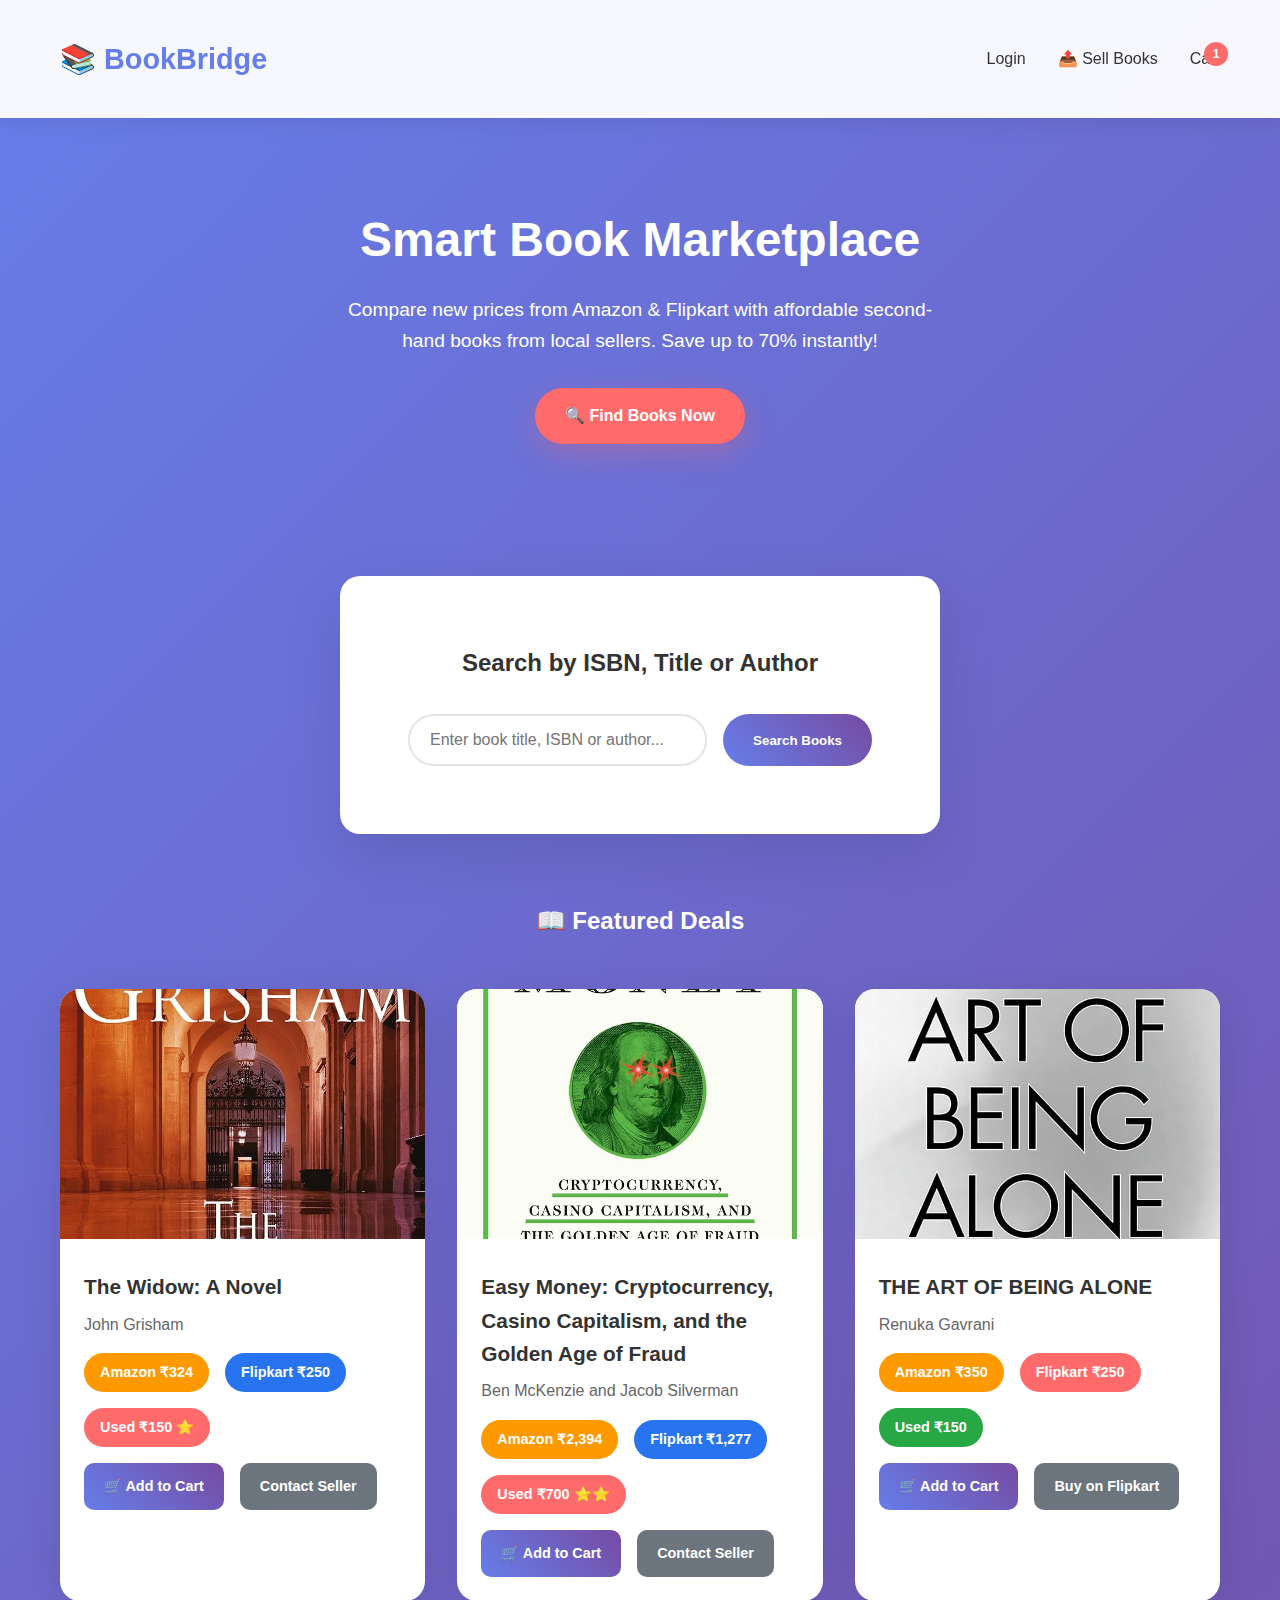
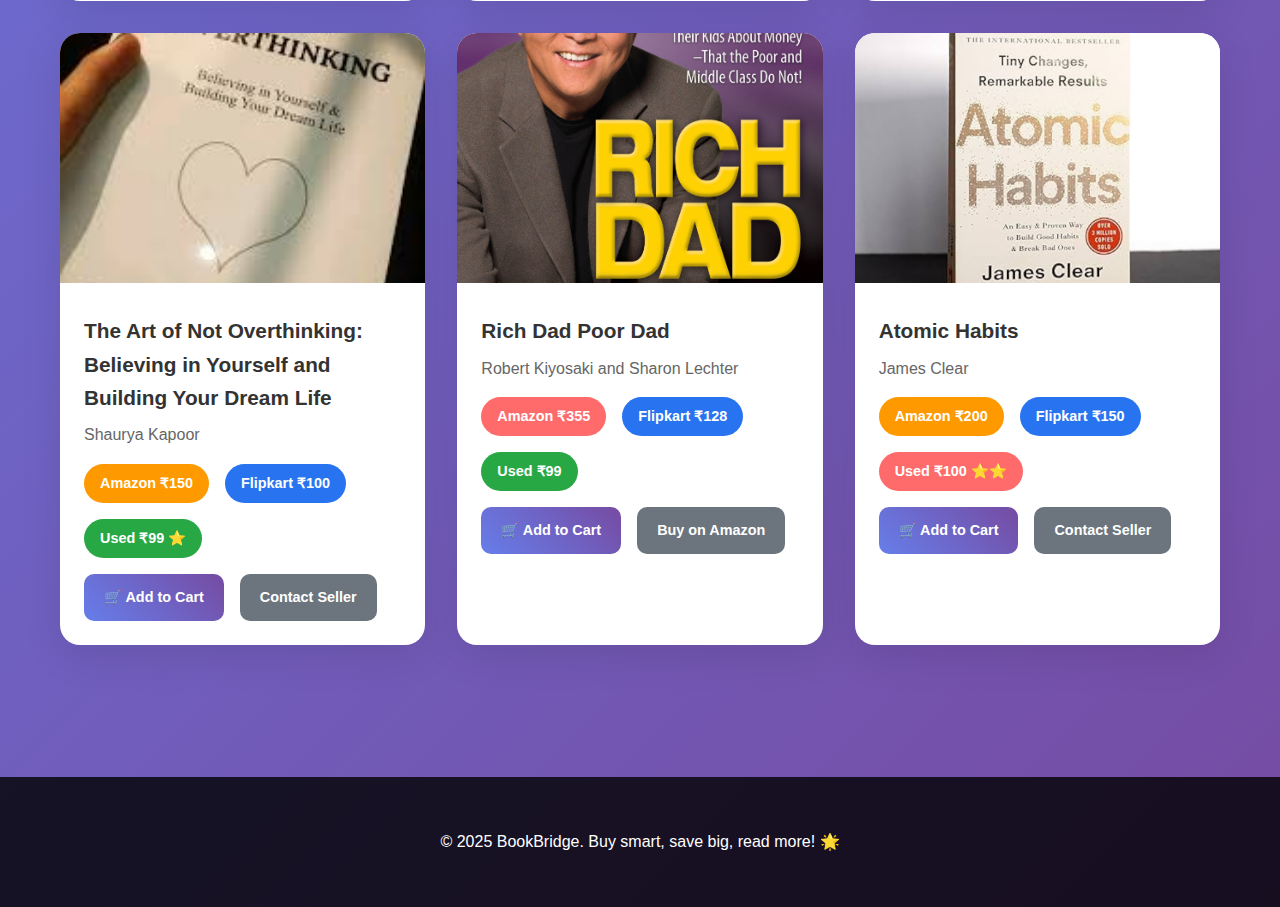
<file: index.html>
<!DOCTYPE html>
<html lang="en">
<head>
    <meta charset="UTF-8">
    <meta name="viewport" content="width=device-width, initial-scale=1.0">
    <title>BookBridge - Smart Book Marketplace</title>
    <link rel="stylesheet" href="styles.css">
    
</head>
<body>
    <header>
    <nav class="container">
        <a href="index.html" class="logo">📚 BookBridge</a>
        <ul class="nav-links">
            <li><a href="login.html">Login</a></li>
            <li><a href="sell-books.html">📤 Sell Books</a></li>
            <li><a href="cart.html" class="cart-badge">Cart <span class="cart-count">1</span></a></li>
        </ul>
    </nav>
</header>
    <section class="hero">
        <div class="container">
            <h1>Smart Book Marketplace</h1>
            <p>Compare new prices from Amazon & Flipkart with affordable second-hand books from local sellers. Save up to 70% instantly!</p>
            <a href="#search" class="cta-btn">🔍 Find Books Now</a>
        </div>
    </section>

    <section class="search-section" id="search">
        <div class="container">
            <h2 style="text-align: center; margin-bottom: 2rem; color: #333;">Search by ISBN, Title or Author</h2>
            <form class="search-box">
                <input type="text" class="search-input" placeholder="Enter book title, ISBN or author..." required>
                <button type="submit" class="search-btn">Search Books</button>
            </form>
        </div>
    </section>

    <section class="container">
        <h2 style="text-align: center; margin-bottom: 3rem; color: white;">📖 Featured Deals </h2>
        <div class="books-grid">
            <!-- The Widow: A Novel -->
            <div class="book-card">
                <img src="Images/The widow.jpg" alt="The Widow: A Novel" class="book-image">
                <div class="book-info">
                    <h3 class="book-title">The Widow: A Novel</h3>
                    <p class="book-author">John Grisham</p>
                    <div class="price-comparison">
                        <span class="price-tag amazon">Amazon ₹324</span>
                        <span class="price-tag flipkart">Flipkart ₹250</span>
                        <span class="price-tag used best-deal">Used ₹150 ⭐</span>
                    </div>
                    <div class="action-buttons">
                        <a href="cart.html" class="btn btn-primary">🛒 Add to Cart</a>
                        <a href="#" class="btn btn-secondary">Contact Seller</a>
                    </div>
                </div>
            </div>
            <!-- Easy Money -->
            <div class="book-card">
                <img src="Images/Easy Money.jpg" alt="Easy Money: Cryptocurrency, Casino Capitalism, and the Golden Age of Fraud" class="book-image">
                <div class="book-info">
                    <h3 class="book-title">Easy Money: Cryptocurrency, Casino Capitalism, and the Golden Age of Fraud</h3>
                    <p class="book-author">Ben McKenzie and Jacob Silverman</p>
                    <div class="price-comparison">
                        <span class="price-tag amazon">Amazon ₹2,394</span>
                        <span class="price-tag flipkart">Flipkart ₹1,277</span>
                        <span class="price-tag used best-deal">Used ₹700 ⭐⭐</span>
                    </div>
                    <div class="action-buttons">
                        <a href="cart.html" class="btn btn-primary">🛒 Add to Cart</a>
                        <a href="#" class="btn btn-secondary">Contact Seller</a>
                    </div>
                </div>
            </div>

            <!-- THE ART OF BEING ALONE -->
            <div class="book-card">
                <img src="Images/The Art of Being Alone.jpg" alt="THE ART OF BEING ALONE" class="book-image">
                <div class="book-info">
                    <h3 class="book-title">THE ART OF BEING ALONE</h3>
                    <p class="book-author">Renuka Gavrani</p>
                    <div class="price-comparison">
                        <span class="price-tag amazon">Amazon ₹350</span>
                        <span class="price-tag flipkart best-deal">Flipkart ₹250</span>
                        <span class="price-tag used">Used ₹150</span>
                    </div>
                    <div class="action-buttons">
                        <a href="cart.html" class="btn btn-primary">🛒 Add to Cart</a>
                        <a href="#" class="btn btn-secondary">Buy on Flipkart</a>
                    </div>
                </div>
            </div>

            <!-- The Art of Not Overthinking: -->
            <div class="book-card">
                <img src="Images/The art of not overthinkking.jpg" alt="The Art of Not Overthinking" class="book-image">
                <div class="book-info">
                    <h3 class="book-title">The Art of Not Overthinking: Believing in Yourself and Building Your Dream Life</h3>
                    <p class="book-author">Shaurya Kapoor</p>
                    <div class="price-comparison">
                        <span class="price-tag amazon">Amazon ₹150</span>
                        <span class="price-tag flipkart">Flipkart ₹100</span>
                        <span class="price-tag used">Used ₹99 ⭐</span>
                    </div>
                    <div class="action-buttons">
                        <a href="cart.html" class="btn btn-primary">🛒 Add to Cart</a>
                        <a href="#" class="btn btn-secondary">Contact Seller</a>
                    </div>
                </div>
            </div>

            <!-- Rich Dad Poor Dad -->
            <div class="book-card">
                <img src="Images/Rich Dad Poor Dad.jpg" alt="Rich Dad Poor Dad" class="book-image">
                <div class="book-info">
                    <h3 class="book-title">Rich Dad Poor Dad</h3>
                    <p class="book-author"> Robert Kiyosaki and Sharon Lechter</p>
                    <div class="price-comparison">
                        <span class="price-tag amazon best-deal">Amazon ₹355</span>
                        <span class="price-tag flipkart">Flipkart ₹128</span>
                        <span class="price-tag used">Used ₹99</span>
                    </div>
                    <div class="action-buttons">
                        <a href="cart.html" class="btn btn-primary">🛒 Add to Cart</a>
                        <a href="#" class="btn btn-secondary">Buy on Amazon</a>
                    </div>
                </div>
            </div>

            <!-- Atomic Habits -->
            <div class="book-card">
                <img src="Images/atomic Habbit.jpg" alt="Atomic Habits" class="book-image">
                <div class="book-info">
                    <h3 class="book-title">Atomic Habits</h3>
                    <p class="book-author">James Clear</p>
                    <div class="price-comparison">
                        <span class="price-tag amazon">Amazon ₹200</span>
                        <span class="price-tag flipkart">Flipkart ₹150</span>
                        <span class="price-tag used best-deal">Used ₹100 ⭐⭐</span>
                    </div>
                    <div class="action-buttons">
                        <a href="cart.html" class="btn btn-primary">🛒 Add to Cart</a>
                        <a href="#" class="btn btn-secondary">Contact Seller</a>
                    </div>
                </div>
            </div>
        </div>
    </section>

    <footer><div class="container"><p>&copy; 2025 BookBridge. Buy smart, save big, read more! 🌟</p></div></footer>
</body>
</html>
</file>
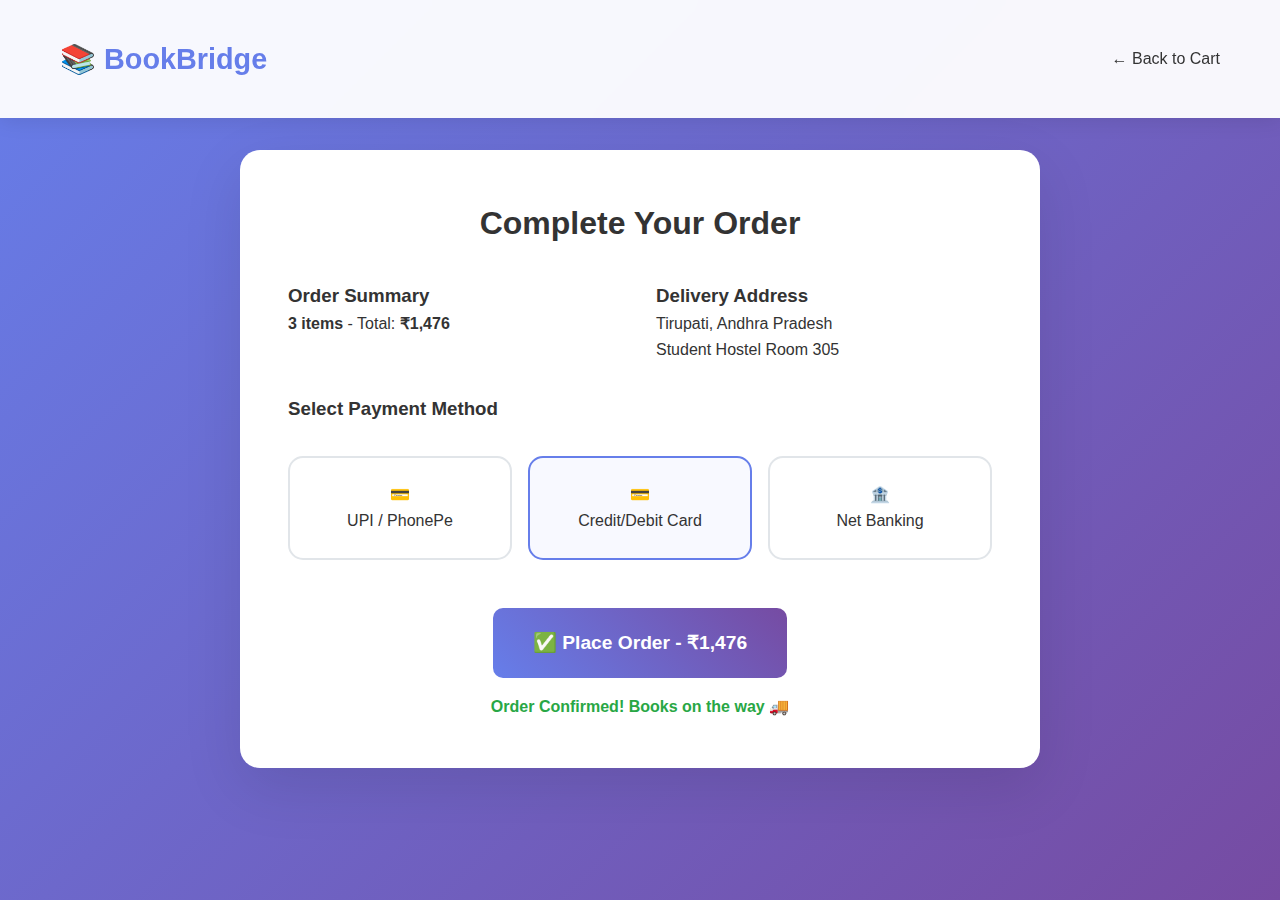
<file: checkout.html>
<!DOCTYPE html>
<html lang="en">
<head>
    <meta charset="UTF-8">
    <meta name="viewport" content="width=device-width, initial-scale=1.0">
    <title>Checkout - BookBridge</title>
    <link rel="stylesheet" href="styles.css">
    <style>
        .checkout-container { max-width: 800px; margin: 2rem auto; background: white; padding: 3rem; border-radius: 20px; box-shadow: 0 20px 60px rgba(0,0,0,0.1); }
        .payment-methods { display: grid; grid-template-columns: repeat(auto-fit, minmax(200px, 1fr)); gap: 1rem; margin: 2rem 0; }
        .payment-card { border: 2px solid #e1e5e9; padding: 1.5rem; border-radius: 15px; cursor: pointer; transition: all 0.3s; text-align: center; }
        .payment-card:hover, .payment-card.active { border-color: #667eea; background: #f8f9ff; }
    </style>
</head>
<body>
    <header>
        <nav class="container">
            <a href="index.html" class="logo">📚 BookBridge</a>
            <ul class="nav-links">
                <li><a href="cart.html">← Back to Cart</a></li>
            </ul>
        </nav>
    </header>

    <div class="checkout-container">
        <h1 style="text-align: center; margin-bottom: 2rem;">Complete Your Order</h1>
        <div style="display: grid; grid-template-columns: 1fr 1fr; gap: 2rem; margin-bottom: 2rem;">
            <div>
                <h3>Order Summary</h3>
                <p><strong>3 items</strong> - Total: <strong>₹1,476</strong></p>
            </div>
            <div>
                <h3>Delivery Address</h3>
                <p>Tirupati, Andhra Pradesh<br>Student Hostel Room 305</p>
            </div>
        </div>

        <h3 style="margin-bottom: 1rem;">Select Payment Method</h3>
        <div class="payment-methods">
            <div class="payment-card">
                <div>💳</div>
                <p>UPI / PhonePe</p>
            </div>
            <div class="payment-card active">
                <div>💳</div>
                <p>Credit/Debit Card</p>
            </div>
            <div class="payment-card">
                <div>🏦</div>
                <p>Net Banking</p>
            </div>
        </div>

        <div style="text-align: center; margin-top: 3rem;">
            <a href="#" class="btn btn-primary" style="padding: 20px 40px; font-size: 1.2rem;">✅ Place Order - ₹1,476</a>
            <p style="margin-top: 1rem; color: #28a745; font-weight: bold;">Order Confirmed! Books on the way 🚚</p>
        </div>
    </div>
</body>
</html>
</file>
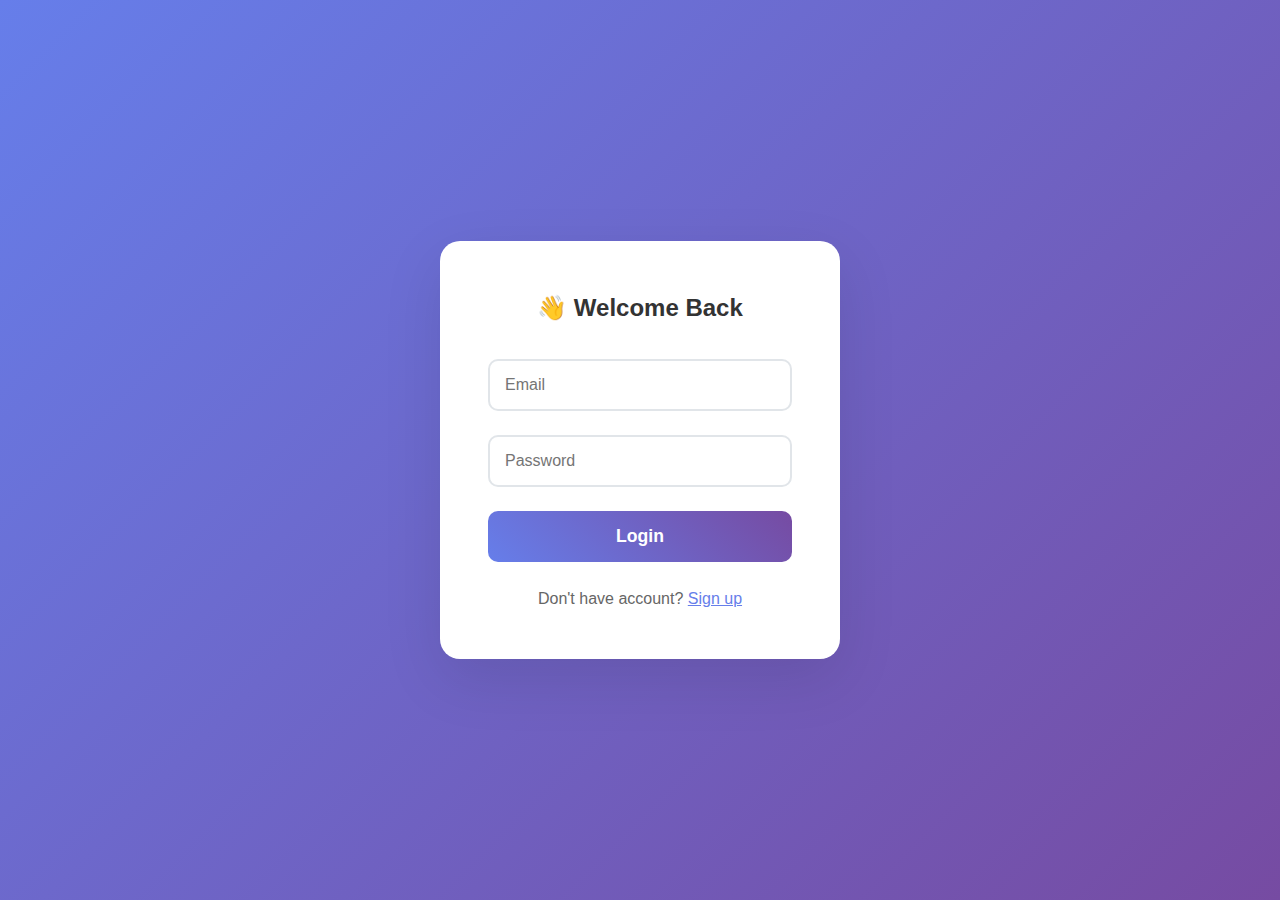
<file: login.html>
<!DOCTYPE html>
<html lang="en">
<head>
    <meta charset="UTF-8">
    <meta name="viewport" content="width=device-width, initial-scale=1.0">
    <title>Login - BookBridge</title>
    <link rel="stylesheet" href="styles.css">
    <style>
        .login-container { min-height: 100vh; display: grid; place-items: center; padding: 2rem; }
        .login-card { background: white; padding: 3rem; border-radius: 20px; box-shadow: 0 20px 60px rgba(0,0,0,0.1); max-width: 400px; width: 100%; }
        .login-card h2 { text-align: center; margin-bottom: 2rem; color: #333; }
        .form-group { margin-bottom: 1.5rem; }
        .form-group input { width: 100%; padding: 15px; border: 2px solid #e1e5e9; border-radius: 10px; font-size: 1rem; transition: border-color 0.3s; }
        .form-group input:focus { outline: none; border-color: #667eea; }
        .login-btn { width: 100%; padding: 15px; font-size: 1.1rem; }
    </style>
</head>
<body>
    <div class="login-container">
        <div class="login-card">
            <h2>👋 Welcome Back</h2>
            <form action="index.html">
                <div class="form-group">
                    <input type="email" placeholder="Email" required>
                </div>
                <div class="form-group">
                    <input type="password" placeholder="Password" required>
                </div>
                <button type="submit" class="btn btn-primary login-btn">Login</button>
            </form>
            <p style="text-align: center; margin-top: 1.5rem; color: #666;">Don't have account? <a href="#" style="color: #667eea;">Sign up</a></p>
        </div>
    </div>
</body>
</html>
</file>
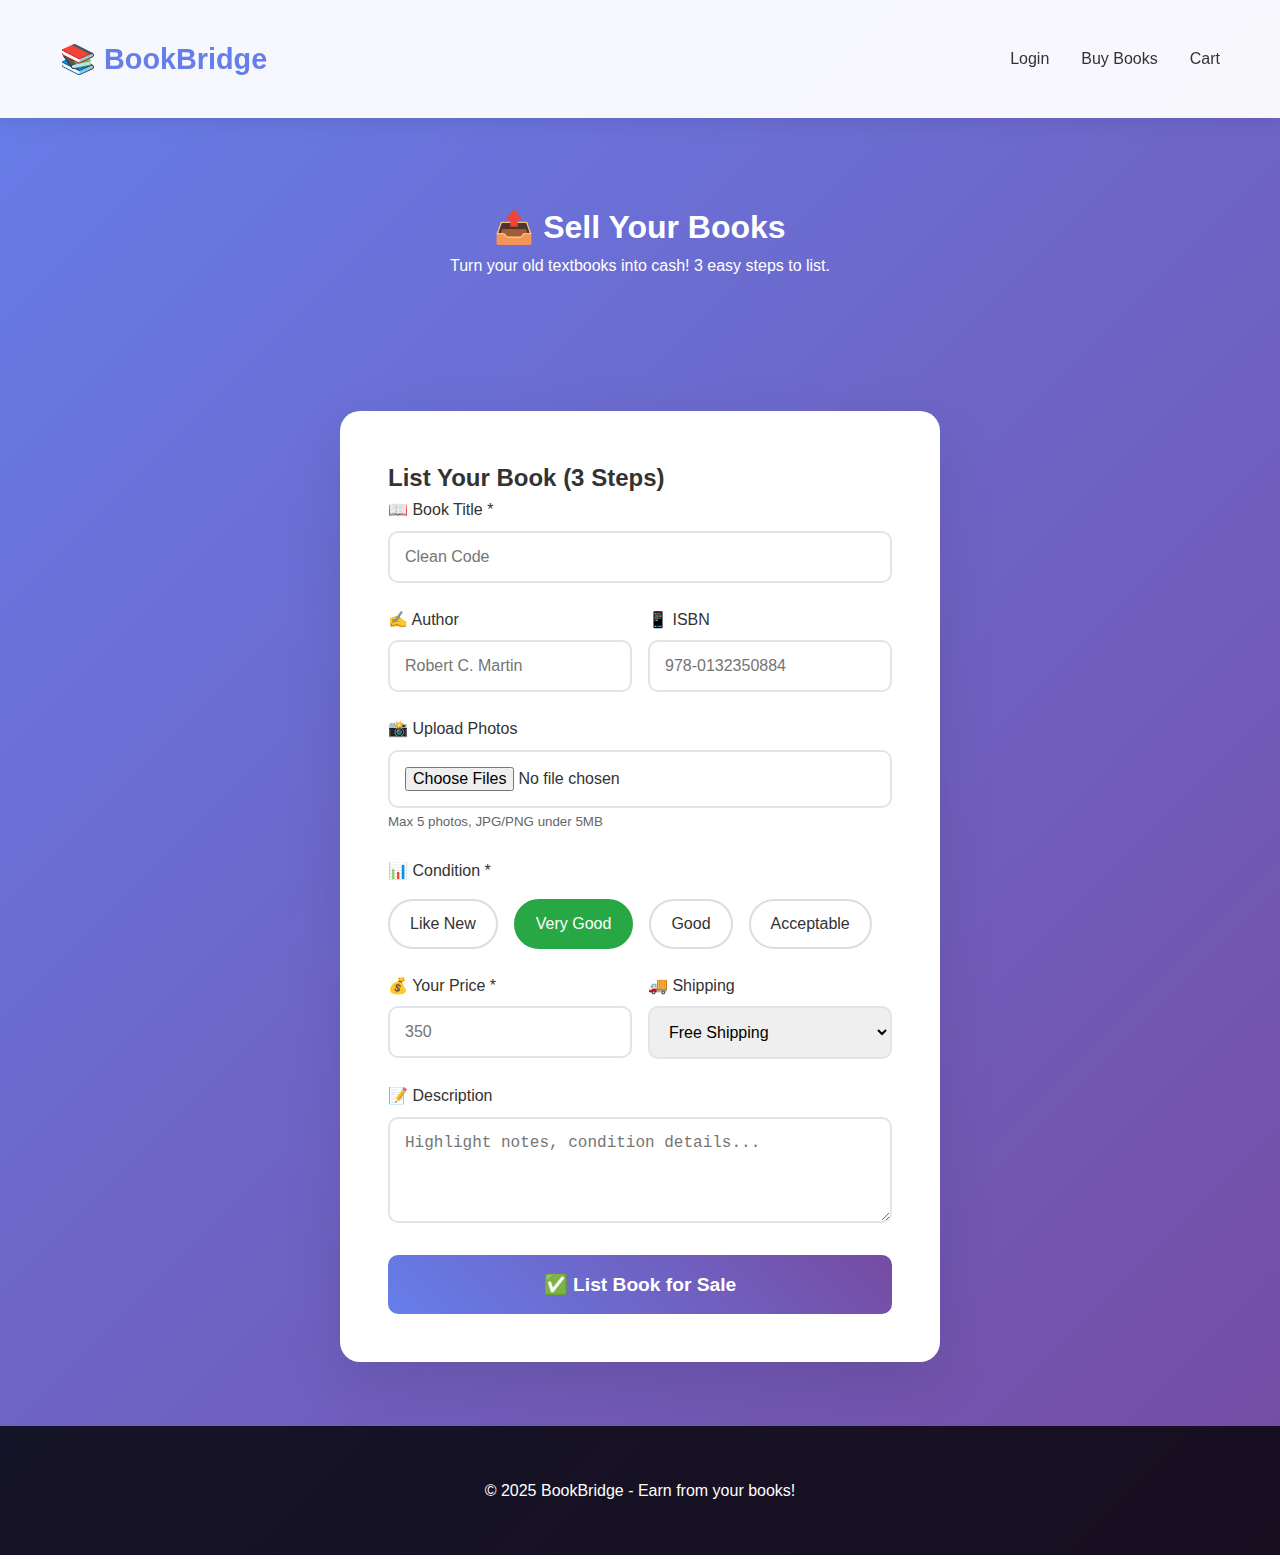
<file: sell-books.html>
<!DOCTYPE html>
<html lang="en">
<head>
    <meta charset="UTF-8">
    <meta name="viewport" content="width=device-width, initial-scale=1.0">
    <title>Sell Books - BookBridge</title>
    <link rel="stylesheet" href="styles.css">
</head>
<body>
    <header>
        <nav class="container">
            <a href="index.html" class="logo">📚 BookBridge</a>
            <ul class="nav-links">
                <li><a href="login.html">Login</a></li>
                <li><a href="buy-books.html">Buy Books</a></li>
                <li><a href="cart.html">Cart</a></li>
            </ul>
        </nav>
    </header>

    <section class="sell-buy-hero">
        <div class="container">
            <h1>📤 Sell Your Books</h1>
            <p>Turn your old textbooks into cash! 3 easy steps to list.</p>
        </div>
    </section>

    <div class="sell-buy-form">
        <h2>List Your Book (3 Steps)</h2>
        <form action="index.html">
            <!-- Step 1: Book Details -->
            <div class="form-group">
                <label>📖 Book Title *</label>
                <input type="text" placeholder="Clean Code" required>
            </div>
            
            <div class="form-row">
                <div class="form-group">
                    <label>✍️ Author</label>
                    <input type="text" placeholder="Robert C. Martin">
                </div>
                <div class="form-group">
                    <label>📱 ISBN</label>
                    <input type="text" placeholder="978-0132350884">
                </div>
            </div>

            <!-- Step 2: Photos & Condition -->
            <div class="form-group">
                <label>📸 Upload Photos</label>
                <input type="file" multiple accept="image/*">
                <small style="color: #666;">Max 5 photos, JPG/PNG under 5MB</small>
            </div>

            <div class="form-group">
                <label>📊 Condition *</label>
                <div class="condition-tags">
                    <div class="condition-tag">Like New</div>
                    <div class="condition-tag active">Very Good</div>
                    <div class="condition-tag">Good</div>
                    <div class="condition-tag">Acceptable</div>
                </div>
            </div>

            <!-- Step 3: Pricing & Description -->
            <div class="form-row">
                <div class="form-group">
                    <label>💰 Your Price *</label>
                    <input type="number" placeholder="350" required>
                </div>
                <div class="form-group">
                    <label>🚚 Shipping</label>
                    <select>
                        <option>Free Shipping</option>
                        <option>₹49 COD</option>
                        <option>₹99 Registered Post</option>
                    </select>
                </div>
            </div>

            <div class="form-group">
                <label>📝 Description</label>
                <textarea rows="4" placeholder="Highlight notes, condition details..."></textarea>
            </div>

            <button type="submit" class="btn btn-primary" style="width: 100%; padding: 18px; font-size: 1.2rem;">✅ List Book for Sale</button>
        </form>
    </div>

    <footer><div class="container"><p>&copy; 2025 BookBridge - Earn from your books!</p></div></footer>
</body>
</html>
</file>
<file: styles.css>
/* ========================================
   1. RESET & BASE
   ======================================== */
* { margin: 0; padding: 0; box-sizing: border-box; }

body { 
    font-family: 'Segoe UI', Tahoma, Geneva, Verdana, sans-serif; 
    line-height: 1.6; color: #333; 
    background: linear-gradient(135deg, #667eea 0%, #764ba2 100%); 
    min-height: 100vh; 
}


/* ========================================
   2. LAYOUT & NAVIGATION
   ======================================== */
.container { max-width: 1200px; margin: 0 auto; padding: 20px; }

header { 
    background: rgba(255,255,255,0.95); 
    backdrop-filter: blur(10px); 
    padding: 1rem 0; 
    position: sticky; top: 0; 
    z-index: 100; 
    box-shadow: 0 2px 20px rgba(0,0,0,0.1); 
}

nav { display: flex; justify-content: space-between; align-items: center; }

.logo { font-size: 1.8rem; font-weight: bold; color: #667eea; text-decoration: none; }

.nav-links { display: flex; gap: 2rem; list-style: none; }
.nav-links a { color: #333; text-decoration: none; font-weight: 500; transition: color 0.3s; }
.nav-links a:hover { color: #667eea; }

.cart-badge { position: relative; }
.cart-count { 
    position: absolute; top: -8px; right: -8px; 
    background: #ff6b6b; color: white; 
    border-radius: 50%; width: 24px; height: 24px; 
    display: flex; align-items: center; justify-content: center; 
    font-size: 0.8rem; font-weight: bold; 
}

/* ========================================
   3. HERO & CTA
   ======================================== */
.hero, .sell-buy-hero { text-align: center; padding: 4rem 0; color: white; }
.hero h1 { font-size: 3rem; margin-bottom: 1rem; }
.hero p { font-size: 1.2rem; margin-bottom: 2rem; max-width: 600px; margin-left: auto; margin-right: auto; }

.cta-btn { 
    display: inline-block; background: #ff6b6b; color: white; 
    padding: 15px 30px; border-radius: 50px; text-decoration: none; 
    font-weight: bold; transition: all 0.3s; 
    box-shadow: 0 10px 30px rgba(255,107,107,0.3); 
}
.cta-btn:hover { transform: translateY(-3px); box-shadow: 0 15px 40px rgba(255,107,107,0.4); }

/* ========================================
   4. SEARCH & FORMS
   ======================================== */
.search-section, .sell-buy-form { 
    background: white; padding: 3rem; margin: 3rem auto; 
    border-radius: 20px; box-shadow: 0 20px 60px rgba(0,0,0,0.1); 
    max-width: 600px; 
}

.search-box { display: flex; gap: 1rem; flex-wrap: wrap; justify-content: center; max-width: 600px; margin: 0 auto; }

.search-input { 
    flex: 1; min-width: 250px; padding: 15px 20px; 
    border: 2px solid #e1e5e9; border-radius: 50px; font-size: 1rem; 
    transition: all 0.3s; 
}
.search-input:focus { outline: none; border-color: #667eea; box-shadow: 0 0 0 3px rgba(102,126,234,0.1); }

.search-btn { 
    background: linear-gradient(45deg, #667eea, #764ba2); color: white; border: none; 
    padding: 15px 30px; border-radius: 50px; font-weight: bold; cursor: pointer; 
    transition: all 0.3s; 
}
.search-btn:hover { transform: scale(1.05); box-shadow: 0 10px 30px rgba(102,126,234,0.4); }

.form-group { margin-bottom: 1.5rem; }
.form-group label { display: block; margin-bottom: 0.5rem; font-weight: 500; color: #333; }
.form-group input, .form-group textarea, .form-group select { 
    width: 100%; padding: 15px; border: 2px solid #e1e5e9; 
    border-radius: 10px; font-size: 1rem; transition: border-color 0.3s; 
}
.form-group input:focus, .form-group textarea:focus, .form-group select:focus { 
    outline: none; border-color: #667eea; box-shadow: 0 0 0 3px rgba(102,126,234,0.1); 
}

.form-row { display: grid; grid-template-columns: 1fr 1fr; gap: 1rem; }
.condition-tags { display: flex; gap: 1rem; flex-wrap: wrap; margin-top: 1rem; }
.condition-tag { 
    padding: 10px 20px; border: 2px solid #ddd; border-radius: 25px; 
    cursor: pointer; transition: all 0.3s; 
}
.condition-tag:hover, .condition-tag.active { 
    border-color: #28a745; background: #28a745; color: white; 
}

/* ========================================
   5. BOOKS & CARDS
   ======================================== */
.books-grid { display: grid; grid-template-columns: repeat(auto-fit, minmax(300px, 1fr)); gap: 2rem; margin: 3rem 0; }

.book-card { 
    background: white; border-radius: 20px; overflow: hidden; 
    box-shadow: 0 10px 40px rgba(0,0,0,0.1); transition: all 0.3s; 
}
.book-card:hover { transform: translateY(-10px); box-shadow: 0 20px 60px rgba(0,0,0,0.15); }

.book-image { width: 100%; height: 250px; object-fit: cover; }
.book-info { padding: 1.5rem; }
.book-title { font-size: 1.3rem; font-weight: bold; margin-bottom: 0.5rem; color: #333; }
.book-author { color: #666; margin-bottom: 1rem; }

.price-comparison { display: flex; gap: 1rem; margin: 1rem 0; flex-wrap: wrap; }
.action-buttons { display: flex; gap: 1rem; }

/* ========================================
   6. BUTTONS & PRICE TAGS
   ======================================== */
.btn, .submit-btn { 
    padding: 12px 20px; border: none; border-radius: 10px; 
    font-weight: bold; text-decoration: none; display: inline-block; 
    transition: all 0.3s; cursor: pointer; font-size: 0.9rem; 
}

.btn-primary { background: linear-gradient(45deg, #667eea, #764ba2); color: white; }
.btn-secondary { background: #6c757d; color: white; }
.submit-btn { 
    background: linear-gradient(45deg, #28a745, #218838); color: white; 
    width: 100%; padding: 18px; font-size: 1.1rem; border-radius: 50px; 
}
.btn:hover, .submit-btn:hover { transform: translateY(-2px); box-shadow: 0 8px 25px rgba(0,0,0,0.2); }

.price-tag { padding: 8px 16px; border-radius: 20px; font-weight: bold; font-size: 0.9rem; }
.amazon { background: #ff9900; color: white; }
.flipkart { background: #2874f0; color: white; }
.used { background: #28a745; color: white; }
.best-deal { background: #ff6b6b !important; color: white; animation: pulse 2s infinite; }

@keyframes pulse { 0%, 100% { transform: scale(1); } 50% { transform: scale(1.05); } }

/* ========================================
   7. FOOTER
   ======================================== */
footer { 
    background: rgba(0,0,0,0.8); color: white; 
    text-align: center; padding: 2rem 0; margin-top: 4rem; 
}

/* ========================================
   8. RESPONSIVE
   ======================================== */
@media (max-width: 768px) { 
    .nav-links { gap: 1rem; font-size: 0.9rem; }
    .hero h1 { font-size: 2rem; }
    .search-box, .form-row { flex-direction: column; }
    .search-input, .action-buttons, .price-comparison { min-width: auto; flex-direction: column; }
}

@media (max-width: 480px) { 
    .hero h1 { font-size: 1.5rem; }
    .cta-btn, .submit-btn { padding: 12px 25px; font-size: 0.9rem; }
}
</file>
